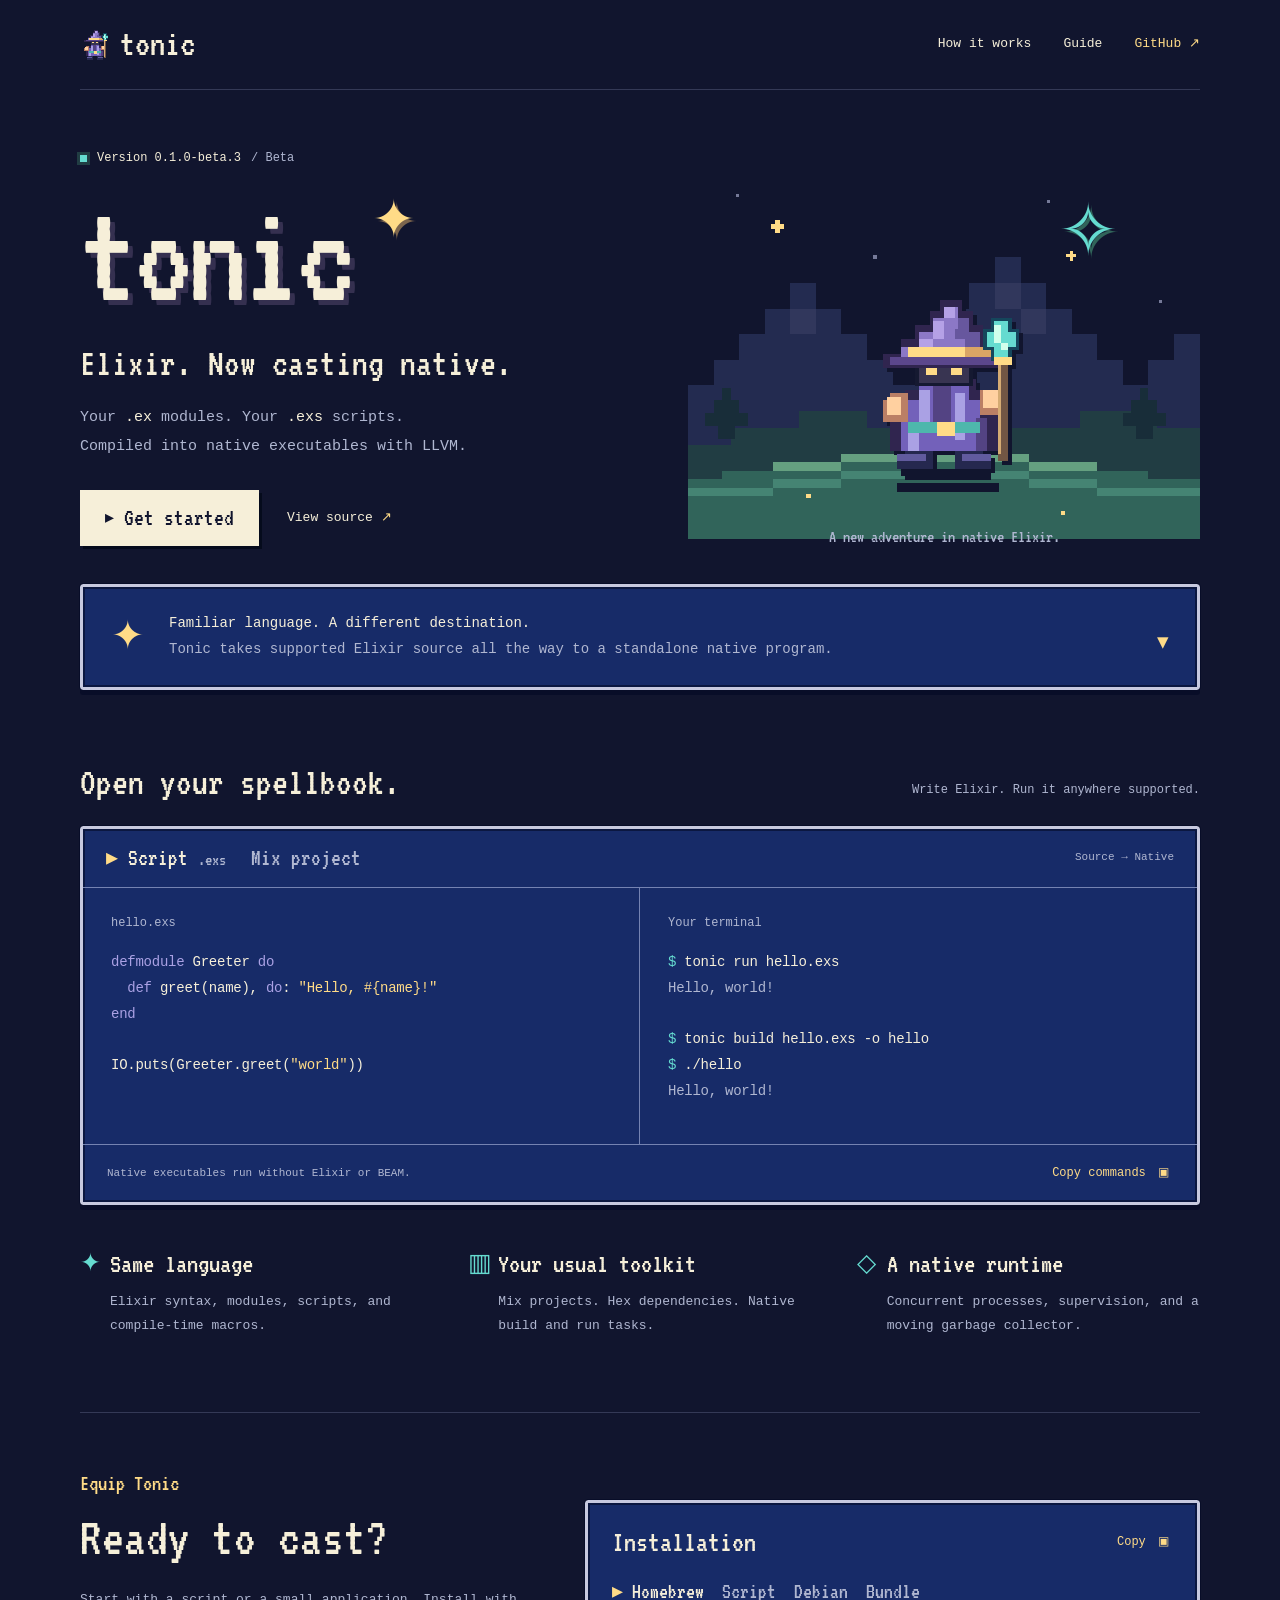
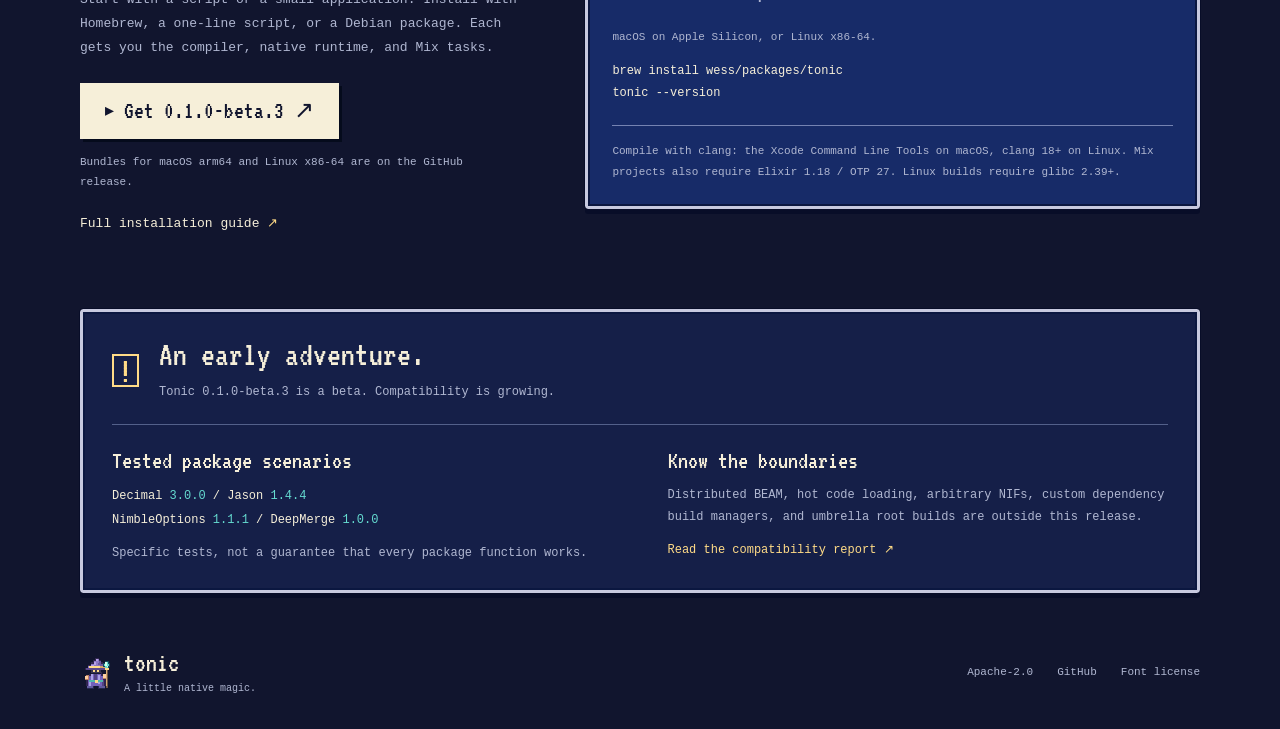
<file: index.html>
<!doctype html>
<html lang="en">
<head>
  <meta charset="utf-8">
  <meta name="viewport" content="width=device-width, initial-scale=1">
  <meta name="theme-color" content="#11152e">
  <meta name="description" content="Tonic compiles Elixir modules and scripts into native executables with LLVM. Keep your Elixir syntax and Mix workflow. Beta version 0.1.0-beta.3.">
  <meta property="og:title" content="Tonic — Elixir, now casting native">
  <meta property="og:description" content="A beta Elixir-to-native compiler powered by LLVM.">
  <meta property="og:type" content="website">
  <meta property="og:url" content="https://wess.io/tonic/">
  <title>Tonic — Elixir, now casting native</title>
  <link rel="icon" type="image/svg+xml" href="assets/mage.svg">
  <link rel="preload" href="assets/vt323.ttf" as="font" type="font/ttf" crossorigin>
  <link rel="stylesheet" href="style.css">
  <link rel="describedby" href="llms.txt" type="text/plain">
  <link rel="alternate" href="index.md" type="text/markdown">
  <script src="script.js" defer></script>
</head>
<body>
  <a class="skip" href="#main">Skip to content</a>
  <div class="page">
    <header class="header">
      <a class="brand" href="#" aria-label="Tonic home"><img src="assets/mage.svg" alt="" width="30" height="35">tonic</a>
      <nav aria-label="Main navigation">
        <a href="#spellbook">How it works</a>
        <a href="https://github.com/wess/tonic/blob/main/docs/compatibility.md">Guide</a>
        <a href="https://github.com/wess/tonic">GitHub <span aria-hidden="true">↗</span></a>
      </nav>
    </header>

    <main id="main">
      <section class="hero" aria-labelledby="title">
        <div class="introduction">
          <p class="version"><span class="status" aria-hidden="true"></span>Version 0.1.0-beta.3 <span class="muted">/ Beta</span></p>
          <h1 id="title">tonic<span class="title-star" aria-hidden="true">✦</span></h1>
          <h2>Elixir. Now casting native.</h2>
          <p class="lead">Your <code>.ex</code> modules. Your <code>.exs</code> scripts.<br>Compiled into native executables with LLVM.</p>
          <div class="hero-actions">
            <a class="button primary" href="#start">Get started</a>
            <a class="text-link" href="https://github.com/wess/tonic">View source <span aria-hidden="true">↗</span></a>
          </div>
        </div>
        <div class="world" aria-label="A violet-robed pixel mage on a hill beneath the stars" role="img">
          <svg class="landscape" viewBox="0 0 480 360" aria-hidden="true" shape-rendering="crispEdges">
            <g fill="#757998"><path d="M45 36h3v3h-3zm292 6h3v3h-3zm105 94h3v3h-3zm-268-42h3v3h-3zm-87 81h3v3h-3z"/></g>
            <g fill="#ffdb87"><path d="M82 61h4v12h-4zM78 65h12v4H78zM358 90h3v9h-3zM355 93h9v3h-9z"/></g>
            <path fill="#232b50" d="M0 216h24v-24h24v-24h24v-24h24v-24h24v24h24v24h24v24h24v24h24v-48h24v-24h24v-24h24V96h24v24h24v24h24v24h24v24h24v24h24v-24h24v-24h24v192H0z"/>
            <path fill="#31375c" d="M96 144h24v24H96zm192-24h24v24h-24zm24 24h24v24h-24z"/>
            <path fill="#213d43" d="M0 272h40v-16h64v-16h64v16h56v16h80v-16h64v-16h72v16h40v104H0z"/>
            <path fill="#31645a" d="M0 304h32v-8h48v-8h64v-8h176v8h64v8h48v8h48v56H0z"/>
            <path fill="#65a080" d="M80 288h64v-8h176v8h64v8h-64v-8H144v8H80z"/>
            <path fill="#458473" d="M0 312h80v-8h64v-8h176v8h64v8h96v8H384v-8h-64v-8H144v8H80v8H0z"/>
            <path fill="#182d39" d="M28 254h16v12h-16zm-12-12h40v12H16zm8-12h24v12H24zm8-12h8v12h-8zm388 36h16v12h-16zm-12-12h40v12h-40zm8-12h24v12h-24zm8-12h8v12h-8z"/>
            <path fill="#ffdb87" d="M111 318h4v4h-4zm239 16h4v4h-4z"/>
            <path fill="#11152e" d="M196 308h96v8h-96z"/>
          </svg>
          <img class="mage" src="assets/mage.svg" alt="" width="192" height="224">
          <span class="spell" aria-hidden="true">✧</span>
          <span class="world-caption" aria-hidden="true">A new adventure in native Elixir.</span>
        </div>
      </section>

      <div class="dialogue window">
        <span class="dialogue-star" aria-hidden="true">✦</span>
        <p>Familiar language. A different destination.<br><span class="muted">Tonic takes supported Elixir source all the way to a standalone native program.</span></p>
        <a href="#spellbook" aria-label="Continue to how Tonic works" class="continue" aria-hidden="true" tabindex="-1">▾</a>
      </div>

      <section class="spellbook" id="spellbook" aria-labelledby="spellbook-title">
        <div class="section-heading"><h2 id="spellbook-title">Open your spellbook.</h2><p>Write Elixir. Run it anywhere supported.</p></div>
        <div class="example window">
          <div class="example-bar">
            <div class="tabs" role="tablist" aria-label="Code example">
              <button type="button" role="tab" id="script-tab" aria-controls="script-panel" aria-selected="true" data-example="script">Script <span>.exs</span></button>
              <button type="button" role="tab" id="mix-tab" aria-controls="mix-panel" aria-selected="false" tabindex="-1" data-example="mix">Mix project</button>
            </div>
            <span class="example-label">Source → Native</span>
          </div>
          <div id="script-panel" role="tabpanel" aria-labelledby="script-tab" class="example-body">
            <div class="source"><p class="filename">hello.exs</p><pre><code><span class="syntax">defmodule</span> Greeter <span class="syntax">do</span>
  <span class="syntax">def</span> greet(name), <span class="syntax">do</span>: <span class="string">"Hello, #{name}!"</span>
<span class="syntax">end</span>

IO.puts(Greeter.greet(<span class="string">"world"</span>))</code></pre></div>
            <div class="commands"><p class="filename">Your terminal</p><pre><code><span class="prompt">$</span> tonic run hello.exs
<span class="output">Hello, world!</span>

<span class="prompt">$</span> tonic build hello.exs -o hello
<span class="prompt">$</span> ./hello
<span class="output">Hello, world!</span></code></pre></div>
          </div>
          <div id="mix-panel" role="tabpanel" aria-labelledby="mix-tab" class="example-body" hidden>
            <div class="source"><p class="filename">Your existing project</p><pre><code>my_app/
├── <span class="string">mix.exs</span>
├── mix.lock
├── config/
└── lib/</code></pre><p class="code-note">Keep your project structure.<br>Mix and Hex still manage dependencies.</p></div>
            <div class="commands"><p class="filename">Your terminal</p><pre><code><span class="prompt">$</span> mix deps.get
<span class="prompt">$</span> mix tonic check
<span class="prompt">$</span> mix tonic build
<span class="prompt">$</span> mix tonic run</code></pre><p class="code-note">The installer adds the Mix tasks when Mix is present.</p></div>
          </div>
          <div class="example-footer"><p>Native executables run without Elixir or BEAM.</p><button class="copy" type="button" data-copy="example">Copy commands <span aria-hidden="true">▣</span></button></div>
        </div>
      </section>

      <section class="abilities" aria-label="Tonic capabilities">
        <div><span class="ability-icon" aria-hidden="true">✦</span><h3>Same language</h3><p>Elixir syntax, modules, scripts, and compile-time macros.</p></div>
        <div><span class="ability-icon" aria-hidden="true">▥</span><h3>Your usual toolkit</h3><p>Mix projects. Hex dependencies. Native build and run tasks.</p></div>
        <div><span class="ability-icon" aria-hidden="true">◇</span><h3>A native runtime</h3><p>Concurrent processes, supervision, and a moving garbage collector.</p></div>
      </section>

      <section id="start" class="start" aria-labelledby="start-title">
        <div class="start-description"><p class="small-label">Equip Tonic</p><h2 id="start-title">Ready to cast?</h2><p>Start with a script or a small application. Install with Homebrew, a one-line script, or a Debian package. Each gets you the compiler, native runtime, and Mix tasks.</p><a class="button primary" href="https://github.com/wess/tonic/releases/tag/v0.1.0-beta.3">Get 0.1.0-beta.3 <span aria-hidden="true">↗</span></a><p class="download-note">Bundles for macOS arm64 and Linux x86-64 are on the GitHub release.</p><a class="text-link" href="https://github.com/wess/tonic/blob/main/docs/release.md">Full installation guide <span aria-hidden="true">↗</span></a></div>
        <div class="install window">
          <div class="install-heading"><h3>Installation</h3><button type="button" class="copy" data-copy="install">Copy <span aria-hidden="true">▣</span></button></div>
          <div class="platforms" aria-label="Choose an installation method">
            <button type="button" aria-pressed="true" data-method="brew">Homebrew</button>
            <button type="button" aria-pressed="false" data-method="script">Script</button>
            <button type="button" aria-pressed="false" data-method="deb">Debian</button>
            <button type="button" aria-pressed="false" data-method="bundle">Bundle</button>
          </div>
          <p class="install-note" id="install-note">macOS on Apple Silicon, or Linux x86-64.</p>
          <pre><code id="install-code">brew install wess/packages/tonic
tonic --version</code></pre>
          <p class="requirements">Compile with clang: the Xcode Command Line Tools on macOS, clang 18+ on Linux. Mix projects also require Elixir 1.18 / OTP 27. Linux builds require glibc 2.39+.</p>
        </div>
      </section>

      <section class="compatibility window" aria-labelledby="compatibility-title">
        <div class="compatibility-heading"><span aria-hidden="true">!</span><div><h2 id="compatibility-title">An early adventure.</h2><p>Tonic 0.1.0-beta.3 is a beta. Compatibility is growing.</p></div></div>
        <div class="compatibility-body"><div><h3>Tested package scenarios</h3><p class="packages">Decimal <span>3.0.0</span> / Jason <span>1.4.4</span><br>NimbleOptions <span>1.1.1</span> / DeepMerge <span>1.0.0</span></p><p>Specific tests, not a guarantee that every package function works.</p></div><div><h3>Know the boundaries</h3><p>Distributed BEAM, hot code loading, arbitrary NIFs, custom dependency build managers, and umbrella root builds are outside this release.</p><a class="text-link" href="https://github.com/wess/tonic/blob/main/docs/compatibility.md">Read the compatibility report <span aria-hidden="true">↗</span></a></div></div>
      </section>
    </main>
    <footer><div class="footer-brand"><img src="assets/mage.svg" alt="" width="32" height="38"><p>tonic <span>A little native magic.</span></p></div><div><a href="https://github.com/wess/tonic/blob/main/license">Apache-2.0</a><a href="https://github.com/wess/tonic">GitHub</a><a href="assets/fontlicense.txt">Font license</a></div></footer>
    <p class="sr-only" role="status" id="copy-status"></p>
  </div>
</body>
</html>
</file>
<file: style.css>
@font-face{font-family:VT323;src:url("assets/vt323.ttf") format("truetype");font-weight:400;font-style:normal;font-display:swap}
:root{color-scheme:dark;--world:#11152e;--window:#172b68;--border:#c7c9df;--text:#f6efd9;--muted:#b0b7d1;--gold:#ffdb87;--crystal:#65dbd0;--violet:#aaa1e4;--pixel:VT323,monospace}
*{box-sizing:border-box}
html{scroll-behavior:smooth;scroll-padding-top:24px}
body{margin:0;background:var(--world);color:var(--text);font-family:ui-monospace,"SFMono-Regular",Consolas,"Liberation Mono",monospace;font-size:15px;line-height:1.75}
button,a{-webkit-tap-highlight-color:transparent}
a{color:inherit;text-decoration:none}
button{font:inherit;color:inherit;cursor:pointer}
a:focus-visible,button:focus-visible{outline:3px solid var(--gold);outline-offset:5px}
a:hover{color:var(--gold)}
button:disabled{cursor:wait}
button:hover{color:var(--gold)}
h1,h2,h3,p{margin:0}
h2,h3{font-family:var(--pixel);font-weight:400;line-height:1.05}
code{font-family:inherit}
pre{font:inherit;line-height:1.85;overflow:auto;margin:0;tab-size:2}
[hidden]{display:none!important}
.page{max-width:1200px;padding:0 40px;margin:auto}
.header{display:flex;justify-content:space-between;align-items:center;padding:27px 0;border-bottom:1px solid #343956;gap:24px}
.brand{font:38px/.8 var(--pixel);display:flex;align-items:center;gap:10px}
.brand img, .mage, .footer-brand img{image-rendering:pixelated}
nav{display:flex;gap:32px;align-items:center;font-size:13px}
nav a:last-child{color:var(--gold)}
.hero{display:grid;grid-template-columns:1.15fr 1fr;align-items:center;min-height:490px;gap:20px;padding:48px 0 24px}
.version{font-size:12px;display:flex;gap:10px;align-items:center}
.status{width:7px;height:7px;background:var(--crystal);box-shadow:0 0 0 3px #213d43}
.muted{color:var(--muted)}
h1{font:148px/.95 var(--pixel);letter-spacing:-5px;margin:17px 0 18px;text-shadow:5px 5px 0 #353050}
.title-star{font-size:52px;vertical-align:top;display:inline-block;color:var(--gold);margin:11px 0 0 22px;letter-spacing:0;text-shadow:3px 3px #7c654d}
.hero h2{font-size:39px;margin-bottom:19px}
.lead{color:var(--muted);font-size:15px;line-height:1.9}
.lead code{color:var(--text)}
.hero-actions{display:flex;align-items:center;gap:28px;margin-top:29px}
.button{display:inline-flex;align-items:center;justify-content:center;gap:10px;font:24px/1 var(--pixel);padding:14px 23px;border:2px solid var(--border);box-shadow:3px 3px 0 #050b1c;white-space:nowrap}
.button.primary{background:var(--text);color:var(--world);border-color:var(--text)}
.button.primary:before{content:"▸";font-size:18px}
.button.primary:hover{background:var(--gold);border-color:var(--gold)}
.text-link{font-size:13px;color:var(--text);display:inline-block}
.text-link span{color:var(--gold)}
.world{position:relative;align-self:stretch;min-height:390px;overflow:hidden}
.landscape{position:absolute;width:100%;height:100%;bottom:0;left:0}
.mage{position:absolute;width:172px;height:auto;left:calc(50% - 86px);bottom:73px;filter:drop-shadow(4px 4px 0 #11152e)}
.spell{position:absolute;top:59px;right:82px;font:72px/1 var(--pixel);color:var(--crystal);text-shadow:3px 3px #31645a}
.world-caption{position:absolute;bottom:10px;left:0;width:100%;font:18px/1 var(--pixel);color:var(--muted);text-align:center}
.window{background:var(--window);border:3px solid var(--border);outline:1px solid #080d28;box-shadow:inset 0 0 0 2px #0b1740,0 5px 0 #080d28;border-radius:3px}
.dialogue{display:flex;align-items:center;padding:24px 28px;gap:24px;margin-top:4px}
.dialogue p{font-size:14px;line-height:1.85}
.dialogue-star{font:40px/1 var(--pixel);color:var(--gold)}
.continue{margin-left:auto;align-self:flex-end;font-size:23px;color:var(--gold)}
.section-heading{display:flex;align-items:end;justify-content:space-between;margin-bottom:22px;gap:20px}
.section-heading h2{font-size:39px}
.section-heading p{color:var(--muted);font-size:12px;padding-bottom:3px}
.spellbook{margin-top:73px}
.example-bar{display:flex;justify-content:space-between;align-items:center;border-bottom:1px solid #7583b2;padding:13px 23px}
.tabs{display:flex;gap:25px}
.tabs button{border:0;background:none;color:var(--muted);padding:4px 0;font:24px/1 var(--pixel)}
.tabs button[aria-selected=true]{color:var(--text)}
.tabs button[aria-selected=true]:before{content:"▸ ";color:var(--gold)}
.tabs span{font-size:18px;color:var(--muted)}
.example-label{font-size:11px;color:var(--muted)}
.example-body{display:grid;grid-template-columns:1fr 1fr;min-height:256px}
.source,.commands{padding:25px 28px;min-width:0}
.source{border-right:1px solid #7583b2}
.filename{color:var(--muted);font-size:12px;margin-bottom:16px}
.example-body pre{font-size:14px;letter-spacing:-.25px}
.syntax{color:var(--violet)}
.string{color:var(--gold)}
.prompt{color:var(--crystal)}
.output{color:var(--muted)}
.code-note{font-size:12px;color:var(--muted);margin-top:14px;line-height:1.7}
.example-footer{display:flex;justify-content:space-between;align-items:center;padding:14px 24px;border-top:1px solid #7583b2;gap:16px}
.example-footer p{font-size:11px;color:var(--muted)}
.copy{background:none;border:0;padding:4px;color:var(--gold);font-size:12px;white-space:nowrap}
.copy span{margin-left:5px}
.abilities{display:grid;grid-template-columns:repeat(3,1fr);gap:45px;margin:45px 0 74px}
.abilities>div{padding-left:30px;position:relative}
.ability-icon{position:absolute;left:0;top:1px;color:var(--crystal);font:25px/1 var(--pixel)}
.abilities h3{font-size:28px;margin-bottom:11px}
.abilities p{color:var(--muted);font-size:13px;line-height:1.85}
.start{display:grid;grid-template-columns:.86fr 1.2fr;gap:65px;align-items:center;border-top:1px solid #343956;padding-top:59px}
.small-label{color:var(--gold);font:23px/1 var(--pixel);margin-bottom:15px}
.start-description h2{font-size:54px;margin-bottom:21px}
.start-description>p:not(.small-label){color:var(--muted);font-size:13px;line-height:1.85}
.start-description .button{margin-top:23px}
.start-description .download-note{font-size:11px!important;margin:13px 0 18px}
.install{min-width:0;padding:24px}
.install-heading{display:flex;align-items:center;justify-content:space-between;gap:20px;margin-bottom:17px}
.install-heading h3{font-size:30px}
.platforms{display:flex;gap:18px;margin-bottom:22px;flex-wrap:wrap}
.platforms button{border:0;background:none;font:22px/1 var(--pixel);color:var(--muted);padding:4px 0}
.platforms button[aria-pressed=true]{color:var(--text)}
.platforms button[aria-pressed=true]:before{content:"▸ ";color:var(--gold)}
.install-note{font-size:11px;color:var(--muted);margin-bottom:13px}
.install pre{font-size:12px}
.requirements{font-size:11px;line-height:1.85;color:var(--muted);border-top:1px solid #7583b2;margin-top:21px;padding-top:15px}
.compatibility{margin-top:72px;padding:26px 29px;background:#151f48}
.compatibility-heading{display:flex;gap:20px;align-items:center}
.compatibility-heading>span{font:37px/1 var(--pixel);color:var(--gold);border:2px solid var(--gold);width:27px;height:33px;display:flex;align-items:center;justify-content:center}
.compatibility h2{font-size:34px;margin-bottom:7px}
.compatibility p{font-size:12px;line-height:1.85;color:var(--muted)}
.compatibility-body{display:grid;grid-template-columns:1fr 1fr;gap:55px;border-top:1px solid #53608a;margin-top:21px;padding-top:23px}
.compatibility h3{font-size:25px;margin-bottom:10px}
.compatibility .packages{color:var(--text);line-height:2;margin-bottom:10px}
.packages span{color:var(--crystal)}
.compatibility .text-link{font-size:12px;color:var(--gold);margin-top:12px}
footer{display:flex;justify-content:space-between;align-items:center;gap:30px;margin-top:56px;padding:0 0 33px}
.footer-brand{display:flex;align-items:center;gap:12px}
.footer-brand p{font:27px/1 var(--pixel)}
.footer-brand span{display:block;font:10px/1.5 ui-monospace,monospace;color:var(--muted);margin-top:5px}
footer>div:last-child{display:flex;gap:24px;font-size:11px;color:var(--muted)}
.skip{position:fixed;top:10px;left:10px;transform:translateY(-200%);z-index:3;background:var(--text);color:var(--world);padding:10px}
.skip:focus{transform:none}
.sr-only{position:absolute;width:1px;height:1px;padding:0;margin:-1px;overflow:hidden;clip:rect(0,0,0,0);white-space:nowrap;border:0}
@media(min-width:1400px){.hero{min-height:520px}}
@media(max-width:950px){.page{padding:0 28px}.hero{grid-template-columns:1.1fr .9fr;gap:0}.hero h2{font-size:32px}h1{font-size:132px}.lead{font-size:13px}.version{font-size:10px;gap:8px}.world{min-height:360px}.mage{width:145px;left:calc(50% - 72px);bottom:78px}.spell{right:32px}.example-body pre{font-size:12px}.source,.commands{padding:24px 20px}.start{gap:30px}.abilities{gap:25px}.section-heading p{font-size:10px}}
@media(max-width:700px){.page{padding:0 20px}.header{padding:22px 0;gap:15px}nav{gap:17px;font-size:11px}.brand{font-size:32px}.brand img{width:23px;height:auto}.hero{display:flex;flex-direction:column;align-items:stretch;padding:36px 0 0;gap:0}.introduction{text-align:center}.version{justify-content:center;font-size:11px}h1{font-size:134px;margin-top:20px}.title-star{font-size:40px;margin-left:18px}.hero h2{font-size:35px}.lead{font-size:13px}.hero-actions{justify-content:center;gap:26px}.world{width:min(430px,100%);height:295px;min-height:295px;align-self:center;margin-top:10px}.mage{width:136px;left:calc(50% - 68px);bottom:56px}.spell{top:27px;right:67px;font-size:56px}.world-caption{bottom:5px;font-size:16px}.dialogue{padding:20px 18px;gap:15px}.dialogue-star{font-size:27px}.dialogue p{font-size:11px}.dialogue .continue{display:none}.spellbook{margin-top:48px}.section-heading{display:block}.section-heading h2{font-size:35px;margin-bottom:10px}.section-heading p{font-size:11px}.example-bar{padding:13px 17px}.tabs{gap:19px}.tabs button{font-size:22px}.example-label{display:none}.example-body{grid-template-columns:1fr}.source{border-right:0;border-bottom:1px solid #7583b2}.source,.commands{padding:20px}.example-body pre{font-size:12px;letter-spacing:0}.example-footer{padding:13px 16px}.example-footer p{font-size:10px;max-width:180px;line-height:1.7}.copy{font-size:11px}.abilities{grid-template-columns:1fr;gap:25px;margin:33px 0 46px}.abilities>div{padding-left:34px}.abilities h3{margin-bottom:6px}.abilities p{font-size:12px;max-width:46ch}.start{grid-template-columns:1fr;gap:29px;padding-top:38px}.start-description h2{font-size:45px}.start-description>p{max-width:50ch}.install{padding:21px 18px}.install pre{font-size:11px}.compatibility{margin-top:43px;padding:22px 19px}.compatibility h2{font-size:30px}.compatibility-heading{gap:15px}.compatibility-body{grid-template-columns:1fr;gap:23px}.compatibility p{font-size:11px}.compatibility .packages{font-size:11px}footer{align-items:start;margin-top:33px;gap:20px;flex-wrap:wrap}footer>div:last-child{gap:20px;font-size:10px}.footer-brand span{font-size:9px}}
@media(prefers-reduced-motion:reduce){html{scroll-behavior:auto}}
@media(max-width:700px){.dialogue p{font-size:13px}.abilities p,.start-description>p:not(.small-label){font-size:14px}.compatibility p,.compatibility .packages{font-size:13px}.compatibility .text-link{font-size:13px}}
</file>
